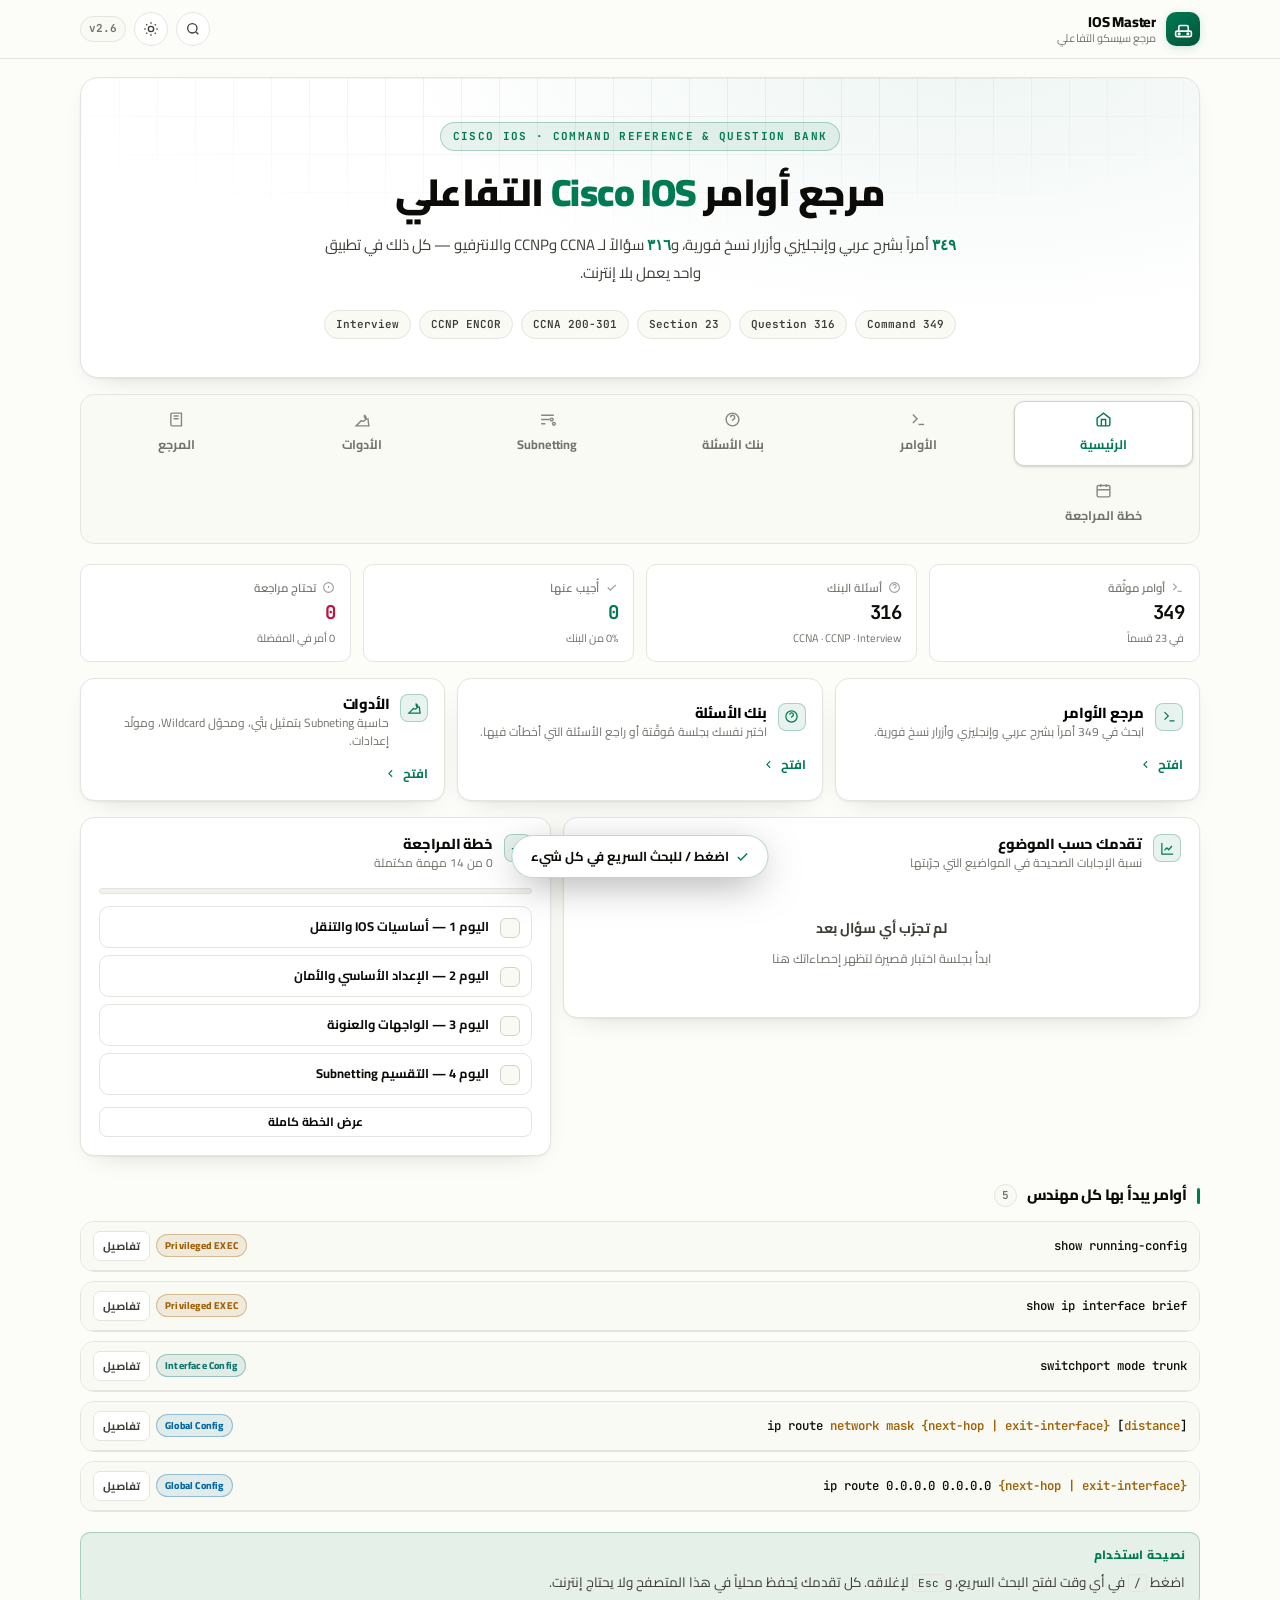
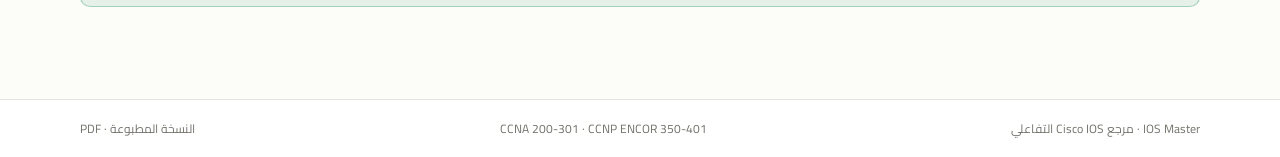
<file: index.html>
<!DOCTYPE html>
<html lang="ar" dir="rtl" data-theme="dark">
<head>
<meta charset="utf-8">
<meta name="viewport" content="width=device-width, initial-scale=1, viewport-fit=cover">
<title>IOS Master — مرجع Cisco IOS التفاعلي | CCNA · CCNP</title>
<meta name="description" content="مرجع تفاعلي عربي لأوامر Cisco IOS مع شرح عربي وإنجليزي، وبنك أسئلة شامل لـ CCNA وCCNP وأسئلة الانترفيو. يعمل بلا إنترنت وقابل للتثبيت على الجوال.">
<meta name="author" content="IOS Master">
<meta name="color-scheme" content="dark light">
<meta name="theme-color" content="#0a0a09" media="(prefers-color-scheme: dark)">
<meta name="theme-color" content="#fcfcf8" media="(prefers-color-scheme: light)">

<meta property="og:type" content="website">
<meta property="og:site_name" content="IOS Master">
<meta property="og:title" content="IOS Master — مرجع Cisco IOS التفاعلي">
<meta property="og:description" content="٣٤٠ أمراً بشرح عربي وإنجليزي وأزرار نسخ فورية، و٣٠٦ سؤالاً لـ CCNA وCCNP والانترفيو — في تطبيق واحد يعمل بلا إنترنت.">
<meta property="og:image" content="assets/og.png">
<meta property="og:locale" content="ar_AR">
<meta name="twitter:card" content="summary_large_image">
<meta name="twitter:title" content="IOS Master — مرجع Cisco IOS التفاعلي">
<meta name="twitter:description" content="٣٤٠ أمراً + ٣٠٦ سؤالاً لـ CCNA وCCNP والانترفيو.">
<meta name="twitter:image" content="assets/og.png">

<link rel="icon" href="assets/favicon.svg" type="image/svg+xml">
<link rel="apple-touch-icon" href="assets/icon-192.png">
<link rel="manifest" href="manifest.webmanifest">
<link rel="preconnect" href="https://fonts.googleapis.com">
<link rel="preconnect" href="https://fonts.gstatic.com" crossorigin>
<link href="https://fonts.googleapis.com/css2?family=Cairo:wght@400;600;700;800;900&family=JetBrains+Mono:wght@400;500;700&display=swap" rel="stylesheet">
<link rel="stylesheet" href="assets/app.css">
</head>
<body>

<header class="topbar">
  <div class="topbar-in">
    <div class="brand">
      <div class="brand-mark" aria-hidden="true">
        <svg viewBox="0 0 24 24" fill="none" stroke="currentColor" stroke-width="2" stroke-linecap="round" stroke-linejoin="round"><rect x="2" y="14" width="20" height="7" rx="2"/><path d="M6 14V9a2 2 0 0 1 2-2h8a2 2 0 0 1 2 2v5"/><circle cx="17.5" cy="17.5" r="1"/><circle cx="6.5" cy="17.5" r="1"/></svg>
      </div>
      <div class="brand-txt">
        <b>IOS Master</b>
        <span>مرجع سيسكو التفاعلي</span>
      </div>
    </div>

    <div class="topbar-actions">
      <button class="icon-btn" id="btnSearch" type="button" title="بحث سريع ( / )" aria-label="بحث">
        <svg viewBox="0 0 24 24" fill="none" stroke="currentColor" stroke-width="2"><circle cx="11" cy="11" r="7"/><path d="m20 20-3.5-3.5"/></svg>
      </button>
      <button class="icon-btn" id="btnTheme" type="button" title="تبديل الثيم" aria-label="تبديل الثيم">
        <svg class="ic-moon" viewBox="0 0 24 24" fill="none" stroke="currentColor" stroke-width="2"><path d="M21 12.8A9 9 0 1 1 11.2 3a7 7 0 0 0 9.8 9.8Z"/></svg>
        <svg class="ic-sun" viewBox="0 0 24 24" fill="none" stroke="currentColor" stroke-width="2"><circle cx="12" cy="12" r="4"/><path d="M12 2v2M12 20v2M4.9 4.9l1.4 1.4M17.7 17.7l1.4 1.4M2 12h2M20 12h2M4.9 19.1l1.4-1.4M17.7 6.3l1.4-1.4"/></svg>
      </button>
      <span class="ver">v2.6</span>
    </div>
  </div>
</header>

<main class="shell">

  <!-- ================= HERO ================= -->
  <section class="hero" id="hero">
    <div class="hero-grid" aria-hidden="true"></div>
    <div class="hero-in">
      <div class="hero-kicker">Cisco IOS · Command Reference &amp; Question Bank</div>
      <h1>مرجع أوامر <em>Cisco IOS</em> التفاعلي</h1>
      <p class="hero-sub"><b data-hn="cmd">٣٤٩</b> أمراً بشرح عربي وإنجليزي وأزرار نسخ فورية، و<b data-hn="q">٣١٦</b> سؤالاً لـ CCNA وCCNP والانترفيو — كل ذلك في تطبيق واحد يعمل بلا إنترنت.</p>
      <div class="hero-chips">
        <span>349 Command</span><span>316 Question</span><span>23 Section</span><span>CCNA 200-301</span><span>CCNP ENCOR</span><span>Interview</span>
      </div>
    </div>
  </section>

  <!-- ================= SEGMENTED NAV ================= -->
  <nav class="seg" id="seg" aria-label="التنقل الرئيسي">
    <button class="seg-btn is-on" data-page="home" type="button">
      <svg viewBox="0 0 24 24" fill="none" stroke="currentColor" stroke-width="2"><path d="m3 10 9-7 9 7v9a2 2 0 0 1-2 2H5a2 2 0 0 1-2-2z"/><path d="M9 21V12h6v9"/></svg>
      <span>الرئيسية</span>
    </button>
    <button class="seg-btn" data-page="commands" type="button">
      <svg viewBox="0 0 24 24" fill="none" stroke="currentColor" stroke-width="2"><path d="m4 17 6-6-6-6"/><path d="M12 19h8"/></svg>
      <span>الأوامر</span>
    </button>
    <button class="seg-btn" data-page="questions" type="button">
      <svg viewBox="0 0 24 24" fill="none" stroke="currentColor" stroke-width="2"><circle cx="12" cy="12" r="9"/><path d="M9.1 9a3 3 0 1 1 4.2 2.8c-.8.4-1.3 1.2-1.3 2.2"/><path d="M12 17h.01"/></svg>
      <span>بنك الأسئلة</span>
    </button>
    <button class="seg-btn" data-page="subnet" type="button">
      <svg viewBox="0 0 24 24" fill="none" stroke="currentColor" stroke-width="2"><path d="M3 6h18M3 12h12M3 18h6"/><circle cx="18" cy="12" r="2"/><circle cx="21" cy="18" r="2"/></svg>
      <span>Subnetting</span>
    </button>
    <button class="seg-btn" data-page="tools" type="button">
      <svg viewBox="0 0 24 24" fill="none" stroke="currentColor" stroke-width="2"><path d="M14.7 6.3a4 4 0 0 0 5 5L21 21H3l7.3-7.3a4 4 0 0 0 4.4-7.4Z"/></svg>
      <span>الأدوات</span>
    </button>
    <button class="seg-btn" data-page="reference" type="button">
      <svg viewBox="0 0 24 24" fill="none" stroke="currentColor" stroke-width="2"><path d="M4 19V5a2 2 0 0 1 2-2h13v18H6a2 2 0 0 1-2-2Z"/><path d="M8 7h7M8 11h7"/></svg>
      <span>المرجع</span>
    </button>
    <button class="seg-btn" data-page="plan" type="button">
      <svg viewBox="0 0 24 24" fill="none" stroke="currentColor" stroke-width="2"><rect x="3" y="5" width="18" height="16" rx="2"/><path d="M8 3v4M16 3v4M3 11h18"/></svg>
      <span>خطة المراجعة</span>
    </button>
  </nav>

  <!-- ================= VIEWS ================= -->
  <div id="view" class="view" aria-live="polite"></div>

</main>

<footer class="foot">
  <div class="foot-in">
    <div>IOS Master · مرجع Cisco IOS التفاعلي</div>
    <div class="foot-mid">CCNA 200-301 · CCNP ENCOR 350-401</div>
    <div><a href="Cisco-IOS-Commands-AR.html" target="_blank" rel="noopener">النسخة المطبوعة</a> · <a href="Cisco-IOS-Commands-AR.pdf" target="_blank" rel="noopener">PDF</a></div>
  </div>
</footer>

<!-- command detail drawer -->
<div class="drawer" id="drawer" aria-hidden="true">
  <div class="drawer-bg" data-close></div>
  <div class="drawer-panel" role="dialog" aria-modal="true" aria-label="تفاصيل الأمر">
    <div class="drawer-head">
      <div id="drawerTitle" class="drawer-title"></div>
      <button class="icon-btn" type="button" data-close aria-label="إغلاق">
        <svg viewBox="0 0 24 24" fill="none" stroke="currentColor" stroke-width="2"><path d="M18 6 6 18M6 6l12 12"/></svg>
      </button>
    </div>
    <div class="drawer-body" id="drawerBody"></div>
  </div>
</div>

<div class="toast" id="toast" role="status" aria-live="polite"></div>

<!-- quick search overlay -->
<div class="palette" id="palette" aria-hidden="true">
  <div class="palette-bg" data-pclose></div>
  <div class="palette-box" role="dialog" aria-modal="true" aria-label="بحث سريع">
    <div class="palette-input">
      <svg viewBox="0 0 24 24" fill="none" stroke="currentColor" stroke-width="2"><circle cx="11" cy="11" r="7"/><path d="m20 20-3.5-3.5"/></svg>
      <input id="paletteQ" type="search" placeholder="ابحث في الأوامر والأسئلة…" autocomplete="off">
      <kbd>ESC</kbd>
    </div>
    <div class="palette-results" id="paletteResults"></div>
  </div>
</div>

<script src="assets/data-commands.js"></script>
<script src="assets/data-questions.js"></script>
<script src="assets/core.js"></script>
<script src="assets/subnet-core.js"></script>
<script src="assets/view-subnet.js"></script>
<script src="assets/view-commands.js"></script>
<script src="assets/view-questions.js"></script>
<script src="assets/view-tools.js"></script>
<script src="assets/view-misc.js"></script>
<script src="assets/boot.js"></script>
</body>
</html>
</file>
<file: assets/app.css>
/* ==========================================================================
   IOS Master — interactive reference
   ========================================================================== */

:root{
  --font: "Cairo", "Segoe UI", Tahoma, system-ui, sans-serif;
  --mono: "JetBrains Mono", "Consolas", "SFMono-Regular", monospace;
  --r-sm: 8px; --r: 10px; --r-lg: 14px; --r-xl: 18px;
  --shell: 1160px;
  --ease: cubic-bezier(.22,.61,.36,1);
}

:root[data-theme="dark"]{
  --bg:#0a0a09; --bg2:#0e0e0d; --card:#131312; --card2:#191918; --card3:#1f1f1e;
  --fg:#f4f4f0; --fg2:#c6c6bf; --muted:#8a8a83;
  --border:rgba(255,255,255,.085); --border2:rgba(255,255,255,.16);
  --primary:#10b981; --primary-h:#34d399; --primary-d:#047857;
  --primary-soft:rgba(16,185,129,.12); --primary-line:rgba(16,185,129,.35);
  --amber:#fbbf24; --violet:#a78bfa; --rose:#fb7185; --sky:#38bdf8; --teal:#2dd4bf;
  --code-bg:#0a0f0d; --code-fg:#d5e8dd; --code-prompt:#5c7268;
  --shadow: 0 1px 2px rgba(0,0,0,.4), 0 8px 24px -12px rgba(0,0,0,.6);
  --glow: radial-gradient(900px 420px at 80% -10%, rgba(16,185,129,.10), transparent 65%);
  --grid-line: rgba(255,255,255,.045);
}
:root[data-theme="light"]{
  --bg:#fcfcf8; --bg2:#f6f6f0; --card:#ffffff; --card2:#fafaf5; --card3:#f2f2ec;
  --fg:#0c0b07; --fg2:#3d3c35; --muted:#73726b;
  --border:#e5e4de; --border2:#d3d2c9;
  --primary:#007a52; --primary-h:#046c4b; --primary-d:#00553a;
  --primary-soft:rgba(0,122,82,.09); --primary-line:rgba(0,122,82,.28);
  --amber:#a16207; --violet:#6d28d9; --rose:#be123c; --sky:#0369a1; --teal:#0f766e;
  --code-bg:#0d1512; --code-fg:#d6e8de; --code-prompt:#6b8378;
  --shadow: 0 1px 2px rgba(16,15,8,.05), 0 10px 28px -18px rgba(16,15,8,.25);
  --glow: radial-gradient(900px 420px at 80% -10%, rgba(0,122,82,.07), transparent 65%);
  --grid-line: rgba(0,0,0,.05);
}

*{box-sizing:border-box}
html{scroll-behavior:smooth}
body{
  margin:0; background:var(--bg); color:var(--fg);
  font-family:var(--font); font-size:15px; line-height:1.75;
  -webkit-font-smoothing:antialiased; text-rendering:optimizeLegibility;
}
a{color:var(--primary); text-decoration:none}
a:hover{text-decoration:underline}
code,pre,kbd,.mono{font-family:var(--mono); direction:ltr; unicode-bidi:isolate}
button{font-family:inherit}
::selection{background:var(--primary-soft); color:var(--fg)}

/* scrollbar */
*::-webkit-scrollbar{width:10px;height:10px}
*::-webkit-scrollbar-track{background:transparent}
*::-webkit-scrollbar-thumb{background:var(--border2); border-radius:99px; border:2px solid var(--bg)}
*::-webkit-scrollbar-thumb:hover{background:var(--muted)}

/* ============================ TOPBAR ============================ */
.topbar{
  position:sticky; top:0; z-index:60;
  background:color-mix(in srgb, var(--bg) 82%, transparent);
  backdrop-filter:blur(14px) saturate(1.2);
  border-bottom:1px solid var(--border);
}
.topbar-in{
  max-width:var(--shell); margin:0 auto; padding:0 20px;
  height:58px; display:flex; align-items:center; justify-content:space-between; gap:16px;
}
.brand{display:flex; align-items:center; gap:10px; min-width:0}
.brand-mark{
  width:34px;height:34px;border-radius:10px;flex:0 0 34px;
  background:linear-gradient(145deg, var(--primary), var(--primary-d));
  color:#fff; display:grid; place-items:center;
  box-shadow:0 2px 10px -2px var(--primary-line);
}
.brand-mark svg{width:19px;height:19px}
.brand-txt b{display:block; font-size:14.5px; font-weight:800; letter-spacing:-.2px; line-height:1.25}
.brand-txt span{display:block; font-size:11px; color:var(--muted); line-height:1.3}
.topbar-actions{display:flex; align-items:center; gap:8px}
.ver{
  font-family:var(--mono); font-size:11px; font-weight:700; color:var(--muted);
  border:1px solid var(--border); padding:2px 8px; border-radius:99px; background:var(--card2);
}
.icon-btn{
  width:34px;height:34px;border-radius:99px; border:1px solid var(--border);
  background:var(--card); color:var(--fg2); display:grid; place-items:center;
  cursor:pointer; transition:.18s var(--ease); padding:0;
}
.icon-btn:hover{background:var(--card3); color:var(--fg); border-color:var(--border2)}
.icon-btn svg{width:16px;height:16px}
.icon-btn:active{transform:scale(.94)}
#btnTheme .ic-sun{display:none}
:root[data-theme="light"] #btnTheme .ic-sun{display:block}
:root[data-theme="light"] #btnTheme .ic-moon{display:none}

/* ============================ SHELL ============================ */
.shell{max-width:var(--shell); margin:0 auto; padding:18px 20px 60px}

/* ============================ HERO ============================ */
.hero{
  position:relative; overflow:hidden;
  border:1px solid var(--border); border-radius:var(--r-xl);
  background:var(--card); box-shadow:var(--shadow);
  margin-bottom:16px;
}
.hero-grid{
  position:absolute; inset:0; pointer-events:none;
  background-image:linear-gradient(var(--grid-line) 1px, transparent 1px),
                   linear-gradient(90deg, var(--grid-line) 1px, transparent 1px);
  background-size:38px 38px;
  mask-image:radial-gradient(ellipse 80% 70% at 50% 0%, #000 25%, transparent 78%);
  -webkit-mask-image:radial-gradient(ellipse 80% 70% at 50% 0%, #000 25%, transparent 78%);
}
.hero:before{content:""; position:absolute; inset:0; background:var(--glow); pointer-events:none}
.hero-in{position:relative; padding:44px 32px 38px; text-align:center}
.hero-kicker{
  display:inline-block; font-family:var(--mono); font-size:11px; font-weight:700;
  letter-spacing:.12em; text-transform:uppercase; color:var(--primary);
  border:1px solid var(--primary-line); background:var(--primary-soft);
  padding:4px 12px; border-radius:99px; margin-bottom:16px;
}
.hero h1{margin:0 0 12px; font-size:clamp(26px,3.4vw,38px); font-weight:900; letter-spacing:-.6px; line-height:1.35}
.hero h1 em{font-style:normal; color:var(--primary)}
.hero-sub{max-width:640px; margin:0 auto; color:var(--fg2); font-size:15px; line-height:1.9}
.hero-sub b{color:var(--primary); font-weight:800; font-family:var(--mono)}
.hero-chips{display:flex; flex-wrap:wrap; gap:8px; justify-content:center; margin-top:22px}
.hero-chips span{
  font-family:var(--mono); font-size:11px; font-weight:600; color:var(--fg2);
  border:1px solid var(--border); background:var(--card2); padding:4px 11px; border-radius:99px;
}

/* ============================ SEGMENTED NAV ============================ */
.seg{
  display:grid; grid-template-columns:repeat(6,1fr); gap:6px;
  background:var(--card2); border:1px solid var(--border); border-radius:var(--r-lg);
  padding:6px; margin-bottom:20px; position:sticky; top:66px; z-index:50;
  backdrop-filter:blur(12px);
}
.seg-btn{
  display:flex; flex-direction:column; align-items:center; gap:5px;
  padding:9px 6px; border-radius:var(--r); border:1px solid transparent;
  background:transparent; color:var(--muted); cursor:pointer;
  font-size:12.5px; font-weight:700; transition:.18s var(--ease); position:relative;
}
.seg-btn svg{width:17px;height:17px; opacity:.85}
.seg-btn:hover{color:var(--fg); background:var(--card3)}
.seg-btn.is-on{
  background:var(--card); color:var(--primary);
  border-color:var(--border2); box-shadow:0 1px 3px rgba(0,0,0,.18);
}
.seg-btn.is-on svg{opacity:1}
.seg-btn .badge{
  position:absolute; top:4px; inset-inline-start:8px;
  font-family:var(--mono); font-size:9px; font-weight:700;
  background:var(--primary-soft); color:var(--primary);
  border:1px solid var(--primary-line); border-radius:99px; padding:0 5px; line-height:14px;
}

/* ============================ CARDS / LAYOUT ============================ */
.card{
  background:var(--card); border:1px solid var(--border); border-radius:var(--r-lg);
  box-shadow:var(--shadow);
}
.card-h{
  display:flex; align-items:flex-start; gap:11px;
  padding:16px 18px 0;
}
.card-ico{
  width:28px;height:28px;flex:0 0 28px;border-radius:8px;display:grid;place-items:center;
  background:var(--primary-soft); color:var(--primary); border:1px solid var(--primary-line);
}
.card-ico svg{width:15px;height:15px}
.card-h b{display:block; font-size:14.5px; font-weight:800; letter-spacing:-.2px; line-height:1.4}
.card-h span{display:block; font-size:12px; color:var(--muted); line-height:1.5}
.card-b{padding:16px 18px 18px}
.card-b.tight{padding:12px 14px 14px}

.grid{display:grid; gap:12px}
.g2{grid-template-columns:repeat(2,1fr)}
.g3{grid-template-columns:repeat(3,1fr)}
.g4{grid-template-columns:repeat(4,1fr)}
.sec-title{
  display:flex; align-items:center; gap:10px; margin:26px 0 12px;
  font-size:15px; font-weight:800; letter-spacing:-.2px;
}
.sec-title:before{content:""; width:3px; height:16px; border-radius:2px; background:var(--primary)}
.sec-title .cnt{
  font-family:var(--mono); font-size:11px; font-weight:600; color:var(--muted);
  background:var(--card2); border:1px solid var(--border); padding:1px 7px; border-radius:99px;
}

/* stat card */
.stat{
  background:var(--card); border:1px solid var(--border); border-radius:var(--r);
  padding:13px 15px; display:flex; flex-direction:column; gap:3px;
  transition:.18s var(--ease);
}
.stat:hover{border-color:var(--border2); transform:translateY(-1px)}
.stat .lbl{display:flex; align-items:center; gap:6px; font-size:11.5px; color:var(--muted); font-weight:600}
.stat .lbl svg{width:13px;height:13px; opacity:.7}
.stat .val{font-family:var(--mono); font-size:19px; font-weight:700; letter-spacing:-.5px; line-height:1.3;
  direction:ltr; unicode-bidi:isolate; text-align:right}
.stat .val.g{color:var(--primary)}
.stat .sub{font-size:11px; color:var(--muted)}

/* ============================ BUTTONS / INPUTS ============================ */
.btn{
  display:inline-flex; align-items:center; justify-content:center; gap:7px;
  padding:8px 14px; border-radius:var(--r); border:1px solid var(--border);
  background:var(--card); color:var(--fg); font-size:13px; font-weight:700;
  cursor:pointer; transition:.16s var(--ease); white-space:nowrap; line-height:1.5;
}
.btn:hover{background:var(--card3); border-color:var(--border2)}
.btn:active{transform:translateY(1px)}
.btn svg{width:14px;height:14px; flex:0 0 14px}
.btn-primary{background:var(--primary); border-color:var(--primary); color:#04120c}
.btn-primary:hover{background:var(--primary-h); border-color:var(--primary-h)}
:root[data-theme="light"] .btn-primary{color:#fff}
.btn-ghost{background:transparent}
.btn-sm{padding:5px 10px; font-size:12px; border-radius:8px}
.btn-sm svg{width:12px;height:12px; flex:0 0 12px}
.btn.is-on{background:var(--primary-soft); border-color:var(--primary-line); color:var(--primary)}

.field{
  width:100%; padding:10px 12px; border-radius:var(--r); border:1px solid var(--border);
  background:var(--card2); color:var(--fg); font-size:14px; font-family:inherit;
  outline:none; transition:.16s var(--ease);
}
.field::placeholder{color:var(--muted)}
.field:focus{border-color:var(--primary-line); background:var(--card); box-shadow:0 0 0 3px var(--primary-soft)}
.field.mono{font-family:var(--mono); font-size:13.5px; letter-spacing:.2px}
select.field{cursor:pointer; appearance:none; padding-inline-end:30px;
  background-image:linear-gradient(45deg,transparent 50%,var(--muted) 50%),linear-gradient(135deg,var(--muted) 50%,transparent 50%);
  background-position:calc(0% + 14px) 50%, calc(0% + 19px) 50%;
  background-size:5px 5px, 5px 5px; background-repeat:no-repeat;
}

.toolbar{
  display:flex; flex-wrap:wrap; gap:8px; align-items:center;
  background:var(--card); border:1px solid var(--border); border-radius:var(--r-lg);
  padding:12px; margin-bottom:14px;
}
.toolbar .grow{flex:1; min-width:180px; position:relative}
.toolbar .grow svg{
  position:absolute; inset-inline-start:11px; top:50%; transform:translateY(-50%);
  width:15px;height:15px; color:var(--muted); pointer-events:none;
}
.toolbar .grow .field{padding-inline-start:34px}
.toolbar select.field{width:auto; min-width:130px; font-size:12.5px; padding:8px 30px 8px 12px}

.chip{
  display:inline-flex; align-items:center; gap:5px;
  font-size:11.5px; font-weight:700; padding:3px 9px; border-radius:99px;
  border:1px solid var(--border); background:var(--card2); color:var(--fg2);
  font-family:var(--mono); white-space:nowrap;
}
.chip.g{color:var(--primary); border-color:var(--primary-line); background:var(--primary-soft)}
.chip.a{color:var(--amber); border-color:color-mix(in srgb,var(--amber) 35%,transparent); background:color-mix(in srgb,var(--amber) 10%,transparent)}
.chip.v{color:var(--violet); border-color:color-mix(in srgb,var(--violet) 35%,transparent); background:color-mix(in srgb,var(--violet) 10%,transparent)}
.chip.r{color:var(--rose); border-color:color-mix(in srgb,var(--rose) 35%,transparent); background:color-mix(in srgb,var(--rose) 10%,transparent)}
.chip.s{color:var(--sky); border-color:color-mix(in srgb,var(--sky) 35%,transparent); background:color-mix(in srgb,var(--sky) 10%,transparent)}
.chip.t{color:var(--teal); border-color:color-mix(in srgb,var(--teal) 35%,transparent); background:color-mix(in srgb,var(--teal) 10%,transparent)}
.chip.plain{font-family:var(--font); font-weight:600}

/* ============================ COMMAND CARD ============================ */
.cmd-list{display:flex; flex-direction:column; gap:9px}
.cmd{
  background:var(--card); border:1px solid var(--border); border-radius:var(--r-lg);
  overflow:hidden; transition:.18s var(--ease);
}
.cmd:hover{border-color:var(--border2); box-shadow:var(--shadow)}
.cmd-top{
  display:flex; align-items:center; gap:10px; padding:11px 13px;
  background:var(--card2); border-bottom:1px solid var(--border); flex-wrap:wrap;
}
.cmd-syn{
  flex:1; min-width:200px; font-family:var(--mono); font-size:13px; font-weight:500;
  color:var(--fg); line-height:1.7; direction:ltr; text-align:right;
  word-break:break-word;
}
.cmd-syn i{font-style:normal; color:var(--amber); font-weight:600}
.cmd-syn b{font-weight:700; color:var(--primary)}
.cmd-tools{display:flex; align-items:center; gap:6px; flex:0 0 auto}
.copy-btn{
  display:inline-flex; align-items:center; gap:5px;
  border:1px solid var(--border); background:var(--card); color:var(--fg2);
  font-size:11px; font-weight:700; padding:4px 9px; border-radius:7px;
  cursor:pointer; transition:.15s var(--ease); font-family:var(--font);
}
.copy-btn:hover{color:var(--primary); border-color:var(--primary-line); background:var(--primary-soft)}
.copy-btn svg{width:12px;height:12px}
.copy-btn.done{color:var(--primary); border-color:var(--primary-line); background:var(--primary-soft)}
.cmd-body{padding:12px 14px 13px}
.cmd-ar{font-size:14px; color:var(--fg2); line-height:1.95; margin:0 0 8px}
.cmd-ar code, .cmd-en code, .q-ans code, .q-text code, .opt code, .table code, .note code{
  background:var(--card3); border:1px solid var(--border); color:var(--primary);
  padding:0 5px; border-radius:5px; font-size:.88em; font-weight:600;
  direction:ltr; unicode-bidi:isolate; display:inline-block; line-height:1.6;
}
.cmd-en{
  font-size:12.5px; color:var(--muted); line-height:1.75; margin:0 0 10px;
  direction:ltr; text-align:left; padding:7px 10px;
  border-inline-start:2px solid var(--border2); background:var(--card2);
  border-radius:0 var(--r-sm) var(--r-sm) 0;
}
.cmd-en .en-lbl{
  font-family:var(--mono); font-size:9.5px; font-weight:700; letter-spacing:.1em;
  text-transform:uppercase; color:var(--primary); opacity:.8; display:block; margin-bottom:2px;
}
.cmd-ex{
  background:var(--code-bg); border:1px solid var(--border); border-radius:var(--r);
  padding:9px 12px; margin:0; overflow-x:auto; position:relative;
}
.cmd-ex pre{
  margin:0; color:var(--code-fg); font-size:12.2px; line-height:1.8;
  white-space:pre; direction:ltr; text-align:left;
}
.cmd-ex .p{color:var(--code-prompt)}
.cmd-ex .c{color:var(--teal)}
.cmd-neg{
  display:inline-flex; align-items:center; gap:8px; flex-wrap:wrap; margin-top:9px; max-width:100%;
  background:color-mix(in srgb,var(--amber) 8%,transparent);
  border:1px solid color-mix(in srgb,var(--amber) 25%,transparent);
  border-radius:var(--r-sm); padding:5px 10px;
}
.cmd-neg .lbl{font-size:10.5px; font-weight:800; color:var(--amber); letter-spacing:.03em}
.cmd-neg code{font-size:12px; color:var(--amber); font-weight:600; direction:ltr}
.cmd-meta{display:flex; align-items:center; gap:6px; flex-wrap:wrap; margin-top:9px}
.cmd-sec{
  font-size:10.5px; font-weight:700; color:var(--muted); font-family:var(--mono);
  border:1px solid var(--border); background:var(--card2); padding:2px 7px; border-radius:5px;
}

/* mode pills */
.mode{
  font-size:10px; font-weight:800; padding:2px 8px; border-radius:99px;
  white-space:nowrap; border:1px solid; letter-spacing:.02em;
  font-family:var(--font);
}
.mode-pexec{color:var(--amber); border-color:color-mix(in srgb,var(--amber) 35%,transparent); background:color-mix(in srgb,var(--amber) 10%,transparent)}
.mode-gconf{color:var(--sky); border-color:color-mix(in srgb,var(--sky) 35%,transparent); background:color-mix(in srgb,var(--sky) 10%,transparent)}
.mode-iconf{color:var(--teal); border-color:color-mix(in srgb,var(--teal) 35%,transparent); background:color-mix(in srgb,var(--teal) 10%,transparent)}
.mode-rconf{color:var(--violet); border-color:color-mix(in srgb,var(--violet) 35%,transparent); background:color-mix(in srgb,var(--violet) 10%,transparent)}
.mode-lconf{color:var(--rose); border-color:color-mix(in srgb,var(--rose) 35%,transparent); background:color-mix(in srgb,var(--rose) 10%,transparent)}
.mode-any{color:var(--primary); border-color:var(--primary-line); background:var(--primary-soft)}
.mode-vlan{color:#22d3ee; border-color:rgba(34,211,238,.35); background:rgba(34,211,238,.1)}

/* ============================ QUESTIONS ============================ */
.q-wrap{display:flex; flex-direction:column; gap:10px}
.q-card{
  background:var(--card); border:1px solid var(--border); border-radius:var(--r-lg);
  overflow:hidden; transition:.18s var(--ease);
}
.q-card:hover{border-color:var(--border2)}
.q-head{display:flex; align-items:flex-start; gap:10px; padding:13px 15px}
.q-num{
  font-family:var(--mono); font-size:11px; font-weight:700; color:var(--muted);
  background:var(--card2); border:1px solid var(--border); border-radius:6px;
  padding:2px 7px; flex:0 0 auto; margin-top:2px;
}
.q-main{flex:1; min-width:0}
.q-text{font-size:14.2px; font-weight:600; line-height:1.9; color:var(--fg); margin:0}
.q-en{
  font-size:11.8px; color:var(--muted); direction:ltr; text-align:left; margin:5px 0 0;
  line-height:1.6; font-style:italic;
}
.q-tags{display:flex; flex-wrap:wrap; gap:5px; margin-top:8px}
.q-fav{
  flex:0 0 auto; width:28px; height:28px; display:grid; place-items:center; margin-top:1px;
  border:1px solid var(--border); background:var(--card2); color:var(--muted);
  border-radius:8px; cursor:pointer; transition:.15s var(--ease);
}
.q-fav svg{width:13px;height:13px}
.q-fav:hover{color:var(--primary); border-color:var(--primary-line); background:var(--primary-soft)}
.q-fav.on{color:var(--primary); border-color:var(--primary-line); background:var(--primary-soft)}
.q-body{padding:0 15px 13px}

.opts{display:flex; flex-direction:column; gap:7px; margin-top:4px}
.opt{
  display:flex; align-items:flex-start; gap:9px; text-align:start;
  padding:9px 12px; border-radius:var(--r); border:1px solid var(--border);
  background:var(--card2); color:var(--fg2); font-size:13.5px; line-height:1.75;
  cursor:pointer; transition:.15s var(--ease); width:100%; font-family:inherit;
}
.opt:hover{border-color:var(--border2); background:var(--card3); color:var(--fg)}
.opt .k{
  font-family:var(--mono); font-size:10.5px; font-weight:700; flex:0 0 20px;
  height:20px; display:grid; place-items:center; border-radius:5px;
  background:var(--card3); border:1px solid var(--border); color:var(--muted); margin-top:1px;
}
.opt.correct{border-color:var(--primary-line); background:var(--primary-soft); color:var(--fg)}
.opt.correct .k{background:var(--primary); border-color:var(--primary); color:#04120c}
.opt.wrong{border-color:color-mix(in srgb,var(--rose) 45%,transparent); background:color-mix(in srgb,var(--rose) 10%,transparent)}
.opt.wrong .k{background:var(--rose); border-color:var(--rose); color:#1a0308}
.opt:disabled{cursor:default}
.opt.dim{opacity:.55}

.q-ans{
  margin-top:10px; padding:11px 13px; border-radius:var(--r);
  background:var(--primary-soft); border:1px solid var(--primary-line);
  font-size:13.5px; line-height:1.95; color:var(--fg2);
  animation:reveal .25s var(--ease);
}
.q-ans b.lbl{
  display:block; font-size:10.5px; font-weight:800; letter-spacing:.06em;
  text-transform:uppercase; color:var(--primary); margin-bottom:4px;
}
@keyframes reveal{from{opacity:0; transform:translateY(-4px)} to{opacity:1; transform:none}}

.q-actions{display:flex; gap:7px; flex-wrap:wrap; margin-top:10px}

/* progress bar */
.bar{height:6px; border-radius:99px; background:var(--card3); overflow:hidden; border:1px solid var(--border)}
.bar>i{display:block; height:100%; background:linear-gradient(90deg,var(--primary-d),var(--primary)); border-radius:99px; transition:width .5s var(--ease)}

/* quiz runner */
.quiz-top{
  display:flex; align-items:center; justify-content:space-between; gap:12px; flex-wrap:wrap;
  padding:13px 16px; background:var(--card); border:1px solid var(--border);
  border-radius:var(--r-lg); margin-bottom:14px; position:sticky; top:132px; z-index:40;
}
.quiz-meta{display:flex; align-items:center; gap:14px; flex-wrap:wrap}
.quiz-stat{display:flex; flex-direction:column; gap:0}
.quiz-stat span{font-size:10.5px; color:var(--muted); font-weight:600; line-height:1.4}
.quiz-stat b{font-family:var(--mono); font-size:15px; font-weight:700; line-height:1.3}
.quiz-timer{font-family:var(--mono); font-size:17px; font-weight:700; color:var(--primary); letter-spacing:.5px}
.quiz-timer.warn{color:var(--amber)}
.quiz-timer.danger{color:var(--rose)}

.result-hero{text-align:center; padding:30px 20px}
.ring{
  width:132px; height:132px; margin:0 auto 16px; position:relative;
  display:grid; place-items:center;
}
.ring svg{position:absolute; inset:0; transform:rotate(-90deg)}
.ring .val{font-family:var(--mono); font-size:28px; font-weight:800; letter-spacing:-1px}
.ring .val small{font-size:12px; color:var(--muted); display:block; font-weight:600; letter-spacing:0; direction:ltr; unicode-bidi:isolate}

/* ============================ TOOLS ============================ */
.bit-row{display:flex; gap:3px; flex-wrap:wrap; direction:ltr; justify-content:center; margin:12px 0}
.bit{
  width:19px; height:26px; border-radius:4px; display:grid; place-items:center;
  font-family:var(--mono); font-size:11px; font-weight:700;
  border:1px solid var(--border); background:var(--card2); color:var(--muted);
}
.bit.on{background:var(--primary); border-color:var(--primary); color:#04120c}
.bit.borrow{background:var(--amber); border-color:var(--amber); color:#1a1000}
.bit-sep{width:6px}
.legend{display:flex; gap:14px; justify-content:center; flex-wrap:wrap; font-size:11.5px; color:var(--muted); margin-top:6px; direction:ltr}
.legend i{display:inline-block; width:9px; height:9px; border-radius:2px; margin-inline-end:4px}
.bin-table{width:100%; border-collapse:collapse; font-family:var(--mono); font-size:11.5px; direction:ltr}
.bin-table th{text-align:left; font-weight:700; color:var(--muted); padding:5px 8px; font-size:10.5px; text-transform:uppercase; letter-spacing:.06em; border-bottom:1px solid var(--border)}
.bin-table td{padding:5px 8px; border-bottom:1px solid var(--border); color:var(--fg2)}
.bin-table td:first-child{color:var(--muted); font-size:10.5px; font-weight:700; width:66px}
.bin-table tr:last-child td{border-bottom:none}
.bin-table .net{color:var(--primary)}
.bin-table .host{color:var(--amber)}

/* ============================ TABLES ============================ */
.table-wrap{overflow-x:auto; border:1px solid var(--border); border-radius:var(--r); background:var(--card)}
table.table{width:100%; border-collapse:collapse; font-size:13px; min-width:420px}
.table thead th{
  background:var(--card2); color:var(--fg); font-weight:800; text-align:start;
  padding:9px 12px; border-bottom:1px solid var(--border2); font-size:12px; white-space:nowrap;
}
.table tbody td{padding:8px 12px; border-bottom:1px solid var(--border); color:var(--fg2); vertical-align:top; line-height:1.7}
.table tbody tr:last-child td{border-bottom:none}
.table tbody tr:hover{background:var(--card2)}
.table td.mono{font-family:var(--mono); font-size:12px; direction:ltr; text-align:left; color:var(--primary)}

/* ============================ NOTES ============================ */
.note{
  border-radius:var(--r); padding:11px 14px; font-size:13.5px; line-height:1.9;
  border:1px solid; margin:12px 0;
}
.note>b{display:block; font-size:12px; font-weight:800; margin-bottom:3px; letter-spacing:.02em}
.note.i{background:var(--primary-soft); border-color:var(--primary-line); color:var(--fg2)}
.note.i>b{color:var(--primary)}
.note.w{background:color-mix(in srgb,var(--amber) 8%,transparent); border-color:color-mix(in srgb,var(--amber) 28%,transparent); color:var(--fg2)}
.note.w>b{color:var(--amber)}
.note.d{background:color-mix(in srgb,var(--rose) 8%,transparent); border-color:color-mix(in srgb,var(--rose) 28%,transparent); color:var(--fg2)}
.note.d>b{color:var(--rose)}

/* ============================ PLAN ============================ */
.plan-item{
  display:flex; align-items:flex-start; gap:11px; padding:11px 13px;
  background:var(--card); border:1px solid var(--border); border-radius:var(--r);
  transition:.15s var(--ease);
}
.plan-item:hover{border-color:var(--border2)}
.plan-item.done{opacity:.6}
.plan-item.done .plan-t{text-decoration:line-through}
.chk{
  width:20px;height:20px;flex:0 0 20px; border-radius:6px; border:1px solid var(--border2);
  background:var(--card2); display:grid; place-items:center; cursor:pointer; margin-top:2px;
  transition:.15s var(--ease); padding:0;
}
.chk svg{width:12px;height:12px; color:#04120c; opacity:0; transition:.15s}
.chk.on{background:var(--primary); border-color:var(--primary)}
.chk.on svg{opacity:1}
.plan-t{font-size:13.8px; font-weight:700; line-height:1.6}
.plan-d{font-size:12.2px; color:var(--muted); line-height:1.7; margin-top:2px}

/* ============================ DRAWER ============================ */
.drawer{position:fixed; inset:0; z-index:100; display:none}
.drawer.open{display:block}
.drawer-bg{position:absolute; inset:0; background:rgba(0,0,0,.55); backdrop-filter:blur(2px); animation:fade .2s}
@keyframes fade{from{opacity:0}to{opacity:1}}
.drawer-panel{
  position:absolute; inset-block:0; inset-inline-end:0; width:min(560px,100%);
  background:var(--bg); border-inline-start:1px solid var(--border);
  display:flex; flex-direction:column; animation:slidein .26s var(--ease);
  box-shadow:-20px 0 60px rgba(0,0,0,.4);
}
@keyframes slidein{from{transform:translateX(-24px); opacity:0}to{transform:none; opacity:1}}
.drawer-head{
  display:flex; align-items:center; justify-content:space-between; gap:12px;
  padding:14px 16px; border-bottom:1px solid var(--border); flex:0 0 auto;
}
.drawer-title{font-size:13.5px; font-weight:800; font-family:var(--mono); direction:ltr; text-align:left; line-height:1.6; word-break:break-word}
.drawer-body{padding:16px; overflow-y:auto; flex:1}

/* ============================ PALETTE ============================ */
.palette{position:fixed; inset:0; z-index:110; display:none}
.palette.open{display:block}
.palette-bg{position:absolute; inset:0; background:rgba(0,0,0,.5); backdrop-filter:blur(3px)}
.palette-box{
  position:relative; max-width:620px; margin:12vh auto 0; width:calc(100% - 32px);
  background:var(--card); border:1px solid var(--border2); border-radius:var(--r-lg);
  box-shadow:0 24px 80px -20px rgba(0,0,0,.6); overflow:hidden;
  animation:pop .18s var(--ease);
}
@keyframes pop{from{transform:scale(.97) translateY(-6px); opacity:0}to{transform:none; opacity:1}}
.palette-input{display:flex; align-items:center; gap:10px; padding:13px 15px; border-bottom:1px solid var(--border)}
.palette-input svg{width:17px;height:17px; color:var(--muted); flex:0 0 17px}
.palette-input input{
  flex:1; border:none; background:transparent; color:var(--fg);
  font-family:inherit; font-size:15px; outline:none;
}
.palette-input kbd{
  font-size:10px; color:var(--muted); border:1px solid var(--border);
  border-radius:5px; padding:1px 6px; background:var(--card2);
}
.palette-results{max-height:52vh; overflow-y:auto; padding:6px}
.pr{
  display:flex; align-items:center; gap:10px; padding:8px 10px; border-radius:var(--r);
  cursor:pointer; transition:.12s;
}
.pr:hover,.pr.sel{background:var(--card2)}
.pr-ico{
  width:26px;height:26px;flex:0 0 26px;border-radius:7px;display:grid;place-items:center;
  background:var(--card3); border:1px solid var(--border); color:var(--muted); font-size:10px; font-weight:800;
}
.pr-txt{flex:1; min-width:0}
.pr-txt b{display:block; font-size:12.8px; font-weight:600; font-family:var(--mono); direction:ltr; text-align:left; white-space:nowrap; overflow:hidden; text-overflow:ellipsis}
.pr-txt span{display:block; font-size:11px; color:var(--muted); white-space:nowrap; overflow:hidden; text-overflow:ellipsis}
.pr-type{font-size:10px; color:var(--muted); font-weight:700; flex:0 0 auto}
.palette-empty{padding:26px; text-align:center; color:var(--muted); font-size:13px}

/* ============================ TOAST ============================ */
.toast{
  position:fixed; inset-block-end:22px; left:50%; right:auto; transform:translate(-50%,14px);
  background:var(--card); border:1px solid var(--primary-line); color:var(--fg);
  padding:9px 18px; border-radius:99px; font-size:13px; font-weight:700;
  box-shadow:0 10px 40px -10px rgba(0,0,0,.5); z-index:200;
  opacity:0; pointer-events:none; transition:.25s var(--ease);
  display:flex; align-items:center; gap:7px; max-width:calc(100% - 28px); text-align:center;
}
.toast.show{opacity:1; transform:translate(-50%,0)}
.toast svg{width:14px;height:14px; color:var(--primary)}

/* ============================ FOOTER ============================ */
.foot{border-top:1px solid var(--border); background:var(--card); margin-top:20px}
.foot-in{
  max-width:var(--shell); margin:0 auto; padding:18px 20px;
  display:flex; align-items:center; justify-content:space-between; gap:14px; flex-wrap:wrap;
  font-size:12px; color:var(--muted);
}
.foot-in a{color:var(--muted)}
.foot-in a:hover{color:var(--primary)}

/* ============================ EMPTY ============================ */
.empty{padding:52px 20px; text-align:center; color:var(--muted)}
.empty svg{width:38px;height:38px; opacity:.4; margin-bottom:10px}
.empty b{display:block; color:var(--fg2); font-size:14px; margin-bottom:4px}
.empty span{font-size:12.5px}

/* ============================ MISC ============================ */
.hr{height:1px; background:var(--border); border:none; margin:22px 0}
.kv{display:flex; justify-content:space-between; gap:12px; padding:7px 0; border-bottom:1px solid var(--border); font-size:13px}
.kv:last-child{border-bottom:none}
.kv span{color:var(--muted)}
.kv b{font-family:var(--mono); font-weight:700; direction:ltr}
.two-col{display:grid; grid-template-columns:1.15fr .85fr; gap:12px; align-items:start}
.nowrap{white-space:nowrap}
.hidden{display:none !important}
.sr{position:absolute; width:1px; height:1px; overflow:hidden; clip:rect(0 0 0 0)}
.num{direction:ltr; unicode-bidi:isolate}

/* ============================ RESPONSIVE ============================ */
@media (max-width:1000px){
  .two-col{grid-template-columns:1fr}
  .g4{grid-template-columns:repeat(2,1fr)}
}
@media (max-width:760px){
  .shell{padding:12px 12px 48px}
  .hero-in{padding:30px 18px 26px}
  .hero h1{font-size:25px}
  .hero-sub{font-size:13.5px}
  .seg{grid-template-columns:repeat(3,1fr); top:62px}
  .seg-btn{font-size:11px; padding:7px 4px}
  .seg-btn svg{width:15px;height:15px}
  .g2,.g3{grid-template-columns:1fr}
  .g4{grid-template-columns:repeat(2,1fr)}
  .topbar-in{padding:0 12px; height:54px}
  .brand-txt span{display:none}
  .quiz-top{position:static}
  .cmd-syn{font-size:12px}
  .cmd-ar{font-size:13.2px}
  .foot-in{justify-content:center; text-align:center}
  /* let filters share rows instead of stacking one per line */
  .toolbar{gap:7px; padding:10px}
  .toolbar .grow{flex:1 1 100%}
  .toolbar select.field{flex:1 1 calc(50% - 4px); min-width:0; max-width:calc(50% - 4px)}
  .toolbar .btn{flex:1 1 auto}
  .toolbar > .chip{display:none}
}
/* ============================ Subnetting Pro module ============================ */
.tabs{display:flex; gap:6px; flex-wrap:wrap; margin:14px 0 4px; border-bottom:1px solid var(--border); padding-bottom:10px}
.tab{display:inline-flex; align-items:center; gap:6px; padding:8px 14px; border-radius:10px; border:1px solid var(--border);
  background:var(--card2); color:var(--muted); font-size:13px; font-weight:700; cursor:pointer; transition:.15s}
.tab:hover{color:var(--fg); background:var(--card3)}
.tab.is-on{background:var(--primary-soft); color:var(--primary); border-color:var(--primary-line)}
.seg-in{margin:0 !important; border:0 !important; padding:0 !important; position:static !important}

.subnet-hero{display:flex; flex-wrap:wrap; gap:14px; align-items:center; justify-content:space-between;
  background:linear-gradient(120deg,var(--card2),var(--primary-soft)); border-color:var(--primary-line)}
.subnet-hero-in b{display:block; font-size:18px; font-weight:900; letter-spacing:-.4px}
.subnet-hero-in span{display:block; font-size:12.5px; color:var(--muted); margin-top:4px; max-width:560px; line-height:1.6}
.subnet-chips{display:flex; gap:6px; flex-wrap:wrap}

.bit-grid{display:flex; flex-wrap:wrap; gap:3px; direction:ltr; justify-content:center; margin-top:6px}
.bit-grid .bit{width:22px; height:26px; display:flex; align-items:center; justify-content:center; border-radius:5px;
  font:600 12px/1 var(--mono); color:#04120c; background:var(--card3); border:1px solid var(--border)}
.bit-grid .bit-sep{width:8px}
.bit-grid .b-n{background:var(--primary); color:#04120c}
.bit-grid .b-b{background:var(--amber); color:#1a1300}
.bit-grid .b-h{background:var(--card3); color:var(--muted)}
.legend{display:flex; gap:14px; flex-wrap:wrap; margin-top:10px; font-size:11.5px; color:var(--muted)}
.legend span{display:inline-flex; align-items:center; gap:6px}
.legend i{width:11px; height:11px; border-radius:3px; display:inline-block}
.legend i.b-n{background:var(--primary)} .legend i.b-b{background:var(--amber)} .legend i.b-h{background:var(--card3); border:1px solid var(--border)}

.rng-bar{display:flex; align-items:stretch; gap:8px; flex-wrap:wrap; direction:ltr; justify-content:center}
.rng-bar>div{padding:10px 12px; border-radius:12px; text-align:center; min-width:120px}
.rng-net{border:1px solid var(--primary-line); background:var(--primary-soft)}
.rng-use{flex:2; min-width:200px; border:1px solid var(--border); background:var(--card2)}
.rng-bc{border:1px solid color-mix(in srgb,var(--amber) 30%,transparent); background:color-mix(in srgb,var(--amber) 8%,transparent)}
.rng-l{font-size:10.5px; color:var(--muted); font-weight:700; margin-bottom:3px}
.rng-s{font-size:10.5px; color:var(--muted); margin-top:3px}

.table-wrap{overflow:auto; border:1px solid var(--border); border-radius:12px; margin-top:6px}
.vtable{width:100%; border-collapse:collapse; font-size:13px}
.vtable th,.vtable td{padding:8px 10px; text-align:right; border-bottom:1px solid var(--border)}
.vtable thead th{position:sticky; top:0; background:var(--card3); color:var(--muted); font-weight:700; font-size:11.5px;
  text-transform:uppercase; letter-spacing:.03em; z-index:1}
.vtable tbody tr:hover{background:var(--card2)}
.vtable .mono{font-family:var(--mono); font-size:12.5px}
.vtable .g{color:var(--primary); font-weight:700}

.mini-stats{display:grid; grid-template-columns:repeat(auto-fit,minmax(120px,1fr)); gap:10px}
.mini-stats .stat{padding:10px 12px}

.conv{display:flex; flex-direction:column; gap:10px}
.conv-grid{display:grid; grid-template-columns:1fr 1fr; gap:8px}
.conv-row{display:flex; align-items:center; gap:8px; background:var(--card2); border:1px solid var(--border); border-radius:10px; padding:7px 10px}
.conv-l{font-size:11.5px; color:var(--muted); font-weight:700; width:62px; flex:0 0 62px}
.conv-v{flex:1; font-size:13px; overflow:hidden; text-overflow:ellipsis; white-space:nowrap}
.conv2{display:grid; grid-template-columns:1fr 1fr; gap:14px}
.conv2 label{display:block; font-size:12px; color:var(--muted); font-weight:700; margin-bottom:6px}
.conv2 .field{width:100%}
.conv2 .out{margin-top:8px; padding:8px 10px; background:var(--card2); border:1px solid var(--border); border-radius:10px; font-size:13px}

.formula{padding:10px 0; border-bottom:1px dashed var(--border)}
.formula:last-child{border-bottom:0}
.f-eq{display:flex; align-items:center; gap:10px; flex-wrap:wrap}
.f-eq b{font-size:13px} .f-eq code{font-size:13px; background:var(--primary-soft); color:var(--primary); padding:2px 8px; border-radius:6px}
.f-note{font-size:12px; color:var(--muted); margin-top:4px; line-height:1.6}

.tip{padding:8px 0; border-bottom:1px dashed var(--border); font-size:13px; line-height:1.7}
.tip:last-child{border-bottom:0}
.tip b{color:var(--primary)}

.acc{margin-top:4px} .acc>summary{cursor:pointer; font-weight:800; font-size:13.5px; padding:6px 0; color:var(--fg)}
.acc-b{padding:6px 0 2px}
.step{padding:7px 0; border-bottom:1px dashed var(--border); font-size:12.5px; line-height:1.8}
.step:last-child{border-bottom:0}
.step b{color:var(--primary); margin-left:4px}
.step code{display:inline-block; direction:ltr; background:var(--card2); border:1px solid var(--border); padding:1px 8px; border-radius:6px; font-size:12px; color:var(--fg)}

.icon-btn-x{width:26px; height:26px; border-radius:8px; border:1px solid var(--border); background:var(--card2); color:var(--rose); cursor:pointer; font-size:12px}
.icon-btn-x:hover{background:color-mix(in srgb,var(--rose) 12%,transparent)}
.field.sm{padding:6px 9px; font-size:12.5px}
.copy-btn.sm{padding:3px 8px; font-size:11px}

@media (max-width:640px){
  .conv-grid,.conv2{grid-template-columns:1fr}
  .bit-grid .bit{width:18px; height:22px; font-size:10px}
}
@media print{
  .topbar,.seg,.foot,.toast,.drawer,.palette,.cmd-tools,.q-actions,.toolbar{display:none !important}
  body{background:#fff; color:#000}
  .card,.cmd,.q-card{box-shadow:none; border-color:#ccc}
}
</file>
